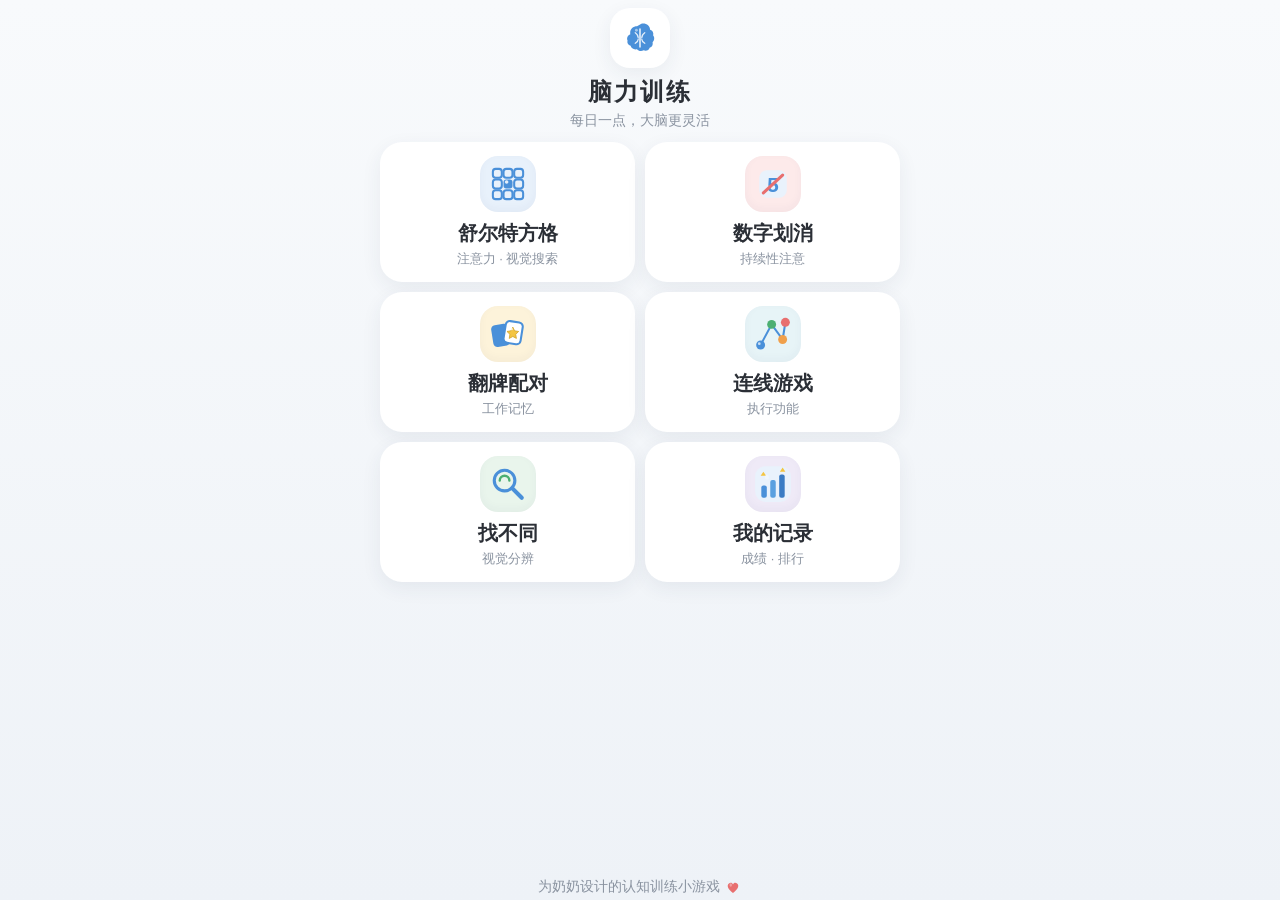
<file: index.html>
<!DOCTYPE html>
<html lang="zh-CN">
<head>
  <meta charset="UTF-8">
  <meta name="viewport" content="width=device-width, initial-scale=1.0, maximum-scale=1.0, user-scalable=no, viewport-fit=cover">
  <meta name="theme-color" content="#f7f8fa">
  <title>脑力训练</title>
  <link rel="manifest" href="manifest.webmanifest">
  <link rel="apple-touch-icon" href="icon/apple-touch-icon.png">
  <link rel="stylesheet" href="css/style.css">
</head>
<body>
  <!-- 首页 - 游戏选择 -->
  <div id="page-home" class="page active">
    <div class="header">
      <div class="header-icon"></div>
      <h1>脑力训练</h1>
      <p class="header-sub">每日一点，大脑更灵活</p>
    </div>

    <div class="game-grid">
      <div class="game-card" data-game="schulte">
        <div class="game-card-icon"></div>
        <div class="game-card-title">舒尔特方格</div>
        <div class="game-card-desc">注意力 · 视觉搜索</div>
      </div>
      <div class="game-card" data-game="cancellation">
        <div class="game-card-icon"></div>
        <div class="game-card-title">数字划消</div>
        <div class="game-card-desc">持续性注意</div>
      </div>
      <div class="game-card" data-game="memory">
        <div class="game-card-icon"></div>
        <div class="game-card-title">翻牌配对</div>
        <div class="game-card-desc">工作记忆</div>
      </div>
      <div class="game-card" data-game="trail">
        <div class="game-card-icon"></div>
        <div class="game-card-title">连线游戏</div>
        <div class="game-card-desc">执行功能</div>
      </div>
      <div class="game-card" data-game="difference">
        <div class="game-card-icon"></div>
        <div class="game-card-title">找不同</div>
        <div class="game-card-desc">视觉分辨</div>
      </div>
      <div class="game-card records-card" id="open-records" data-action="records">
        <div class="game-card-icon records-card-icon"></div>
        <div class="game-card-title">我的记录</div>
        <div class="game-card-desc">成绩 · 排行</div>
      </div>
    </div>

    <div class="home-footer">
      <p class="footer-text">为奶奶设计的认知训练小游戏 <span class="footer-heart"></span></p>
    </div>
  </div>

  <!-- 游戏页面容器 -->
  <div id="page-game" class="page">
    <div class="game-header">
      <button class="back-btn" id="back-btn">← 返回</button>
      <h2 id="game-title">游戏标题</h2>
      <div class="header-spacer"></div>
    </div>

    <!-- 难度选择 -->
    <div id="difficulty-panel" class="panel">
      <h3>选择难度</h3>
      <p class="diff-tip">点一下难度，马上开始</p>
      <div class="difficulty-options">
        <button class="diff-btn" data-diff="easy">简单</button>
        <button class="diff-btn" data-diff="medium">中等</button>
        <button class="diff-btn" data-diff="hard">困难</button>
      </div>

      <!-- 全局设置：显示下一步提示 -->
      <div class="setting-row">
        <div class="setting-info">
          <span class="setting-label">显示下一步提示</span>
          <span class="setting-sub">高亮下一个目标；连续点错时也会提示</span>
        </div>
        <label class="toggle" for="toggle-hint">
          <input type="checkbox" id="toggle-hint">
          <span class="toggle-track"><span class="toggle-thumb"></span></span>
        </label>
      </div>

      <!-- 训练科普面板（难度页下方空位） -->
      <div id="game-science" class="game-science">
        <div class="science-head">
          <span class="science-tag" id="science-tag">训练科普</span>
          <span class="science-trains" id="science-trains"></span>
        </div>
        <div class="science-block">
          <span class="science-label">方案来源</span>
          <p id="science-scientist"></p>
        </div>
        <div class="science-block">
          <span class="science-label">锻炼原理</span>
          <p id="science-principle"></p>
        </div>
        <p class="science-note">温馨提示：以上为日常脑力锻炼的辅助训练，不能替代医学治疗，但每天动一动大脑总是好的。</p>
      </div>
    </div>

    <!-- 游戏信息栏 -->
    <div id="game-info-bar" class="info-bar hidden">
      <div class="info-item">
        <span class="info-label">用时</span>
        <span class="info-value" id="timer">00:00</span>
      </div>
      <div class="info-item">
        <span class="info-label">最佳</span>
        <span class="info-value" id="best-time">--:--</span>
      </div>
      <div class="info-item">
        <span class="info-label">目标</span>
        <span class="info-value" id="target-hint">按顺序点击</span>
      </div>
    </div>

    <!-- 游戏画布区域 -->
    <div id="game-canvas" class="game-canvas"></div>

    <!-- 操作按钮区 -->
    <div id="game-controls" class="game-controls hidden">
      <button class="action-btn secondary" id="restart-btn">重新开始</button>
    </div>
  </div>

  <!-- 完成弹窗 -->
  <div id="complete-modal" class="modal hidden">
    <div class="modal-content">
      <div class="modal-emoji"></div>
      <h3 id="modal-title">太棒了！</h3>
      <p id="modal-message">你完成了本次训练</p>
      <div class="modal-stats">
        <div class="stat-row">
          <span>用时</span>
          <span id="modal-time" class="stat-highlight">00:00</span>
        </div>
        <div class="stat-row">
          <span>最佳记录</span>
          <span id="modal-best">00:00</span>
        </div>
      </div>
      <div class="modal-actions">
        <button class="action-btn secondary" id="modal-retry">再来一次</button>
        <button class="action-btn primary" id="modal-home">返回首页</button>
      </div>
    </div>
  </div>

  <!-- 我的记录（个人排行） -->
  <div id="page-records" class="page">
    <div class="game-header">
      <button class="back-btn" id="records-back">← 返回</button>
      <h2>我的记录</h2>
      <div class="header-spacer"></div>
    </div>

    <div class="records-summary">
      <div class="rec-card">
        <span class="rec-num" id="rec-total">0</span>
        <span class="rec-label">总训练次数</span>
      </div>
      <div class="rec-card">
        <span class="rec-num" id="rec-days">0</span>
        <span class="rec-label">坚持天数</span>
      </div>
    </div>

    <h3 class="records-title">个人最佳</h3>
    <div id="records-best" class="records-best"></div>

    <h3 class="records-title">最近记录</h3>
    <div id="records-list" class="records-list"></div>
    <p class="records-empty" id="records-empty">还没有记录，去玩一局吧！</p>
  </div>

  <script src="js/games/schulte.js"></script>
  <script src="js/games/cancellation.js"></script>
  <script src="js/games/memory.js"></script>
  <script src="js/games/trail.js"></script>
  <script src="js/games/difference.js"></script>
  <script src="js/icons.js"></script>
  <script src="js/science.js"></script>
  <script src="js/lib/sql-wasm.js"></script>
  <script src="js/db.js"></script>
  <script src="js/app.js"></script>
  <script>
    // 注入统一 SVG 图标，替换 emoji（单一图标来源：js/icons.js）
    (function () {
      if (!window.Icons) return;
      var hi = document.querySelector('.header-icon');
      if (hi) hi.innerHTML = window.Icons.brain;
      var me = document.querySelector('.modal-emoji');
      if (me) me.innerHTML = window.Icons.celebrate;
      var fh = document.querySelector('.footer-heart');
      if (fh) fh.innerHTML = window.Icons.heart;
      document.querySelectorAll('.game-card').forEach(function (c) {
        var el = c.querySelector('.game-card-icon');
        if (!el) return;
        if (c.classList.contains('records-card')) {
          if (window.Icons.records) el.innerHTML = window.Icons.records;
          return;
        }
        var g = c.dataset.game;
        if (el && g && window.Icons.home[g]) el.innerHTML = window.Icons.home[g];
      });
    })();
  </script>

  <!-- PWA：仅浏览器环境注册 Service Worker（Capacitor 原生 App 内跳过） -->
  <script>
    if (!window.Capacitor && 'serviceWorker' in navigator) {
      window.addEventListener('load', function () {
        navigator.serviceWorker.register('sw.js').catch(function () {});
        // 新版本 Service Worker 接管后自动重载一次，确保已安装的 PWA 立即拿到最新资源
        var reloaded = false;
        navigator.serviceWorker.addEventListener('controllerchange', function () {
          if (reloaded) return;
          reloaded = true;
          window.location.reload();
        });
      });
    }
  </script>
</body>
</html>
</file>
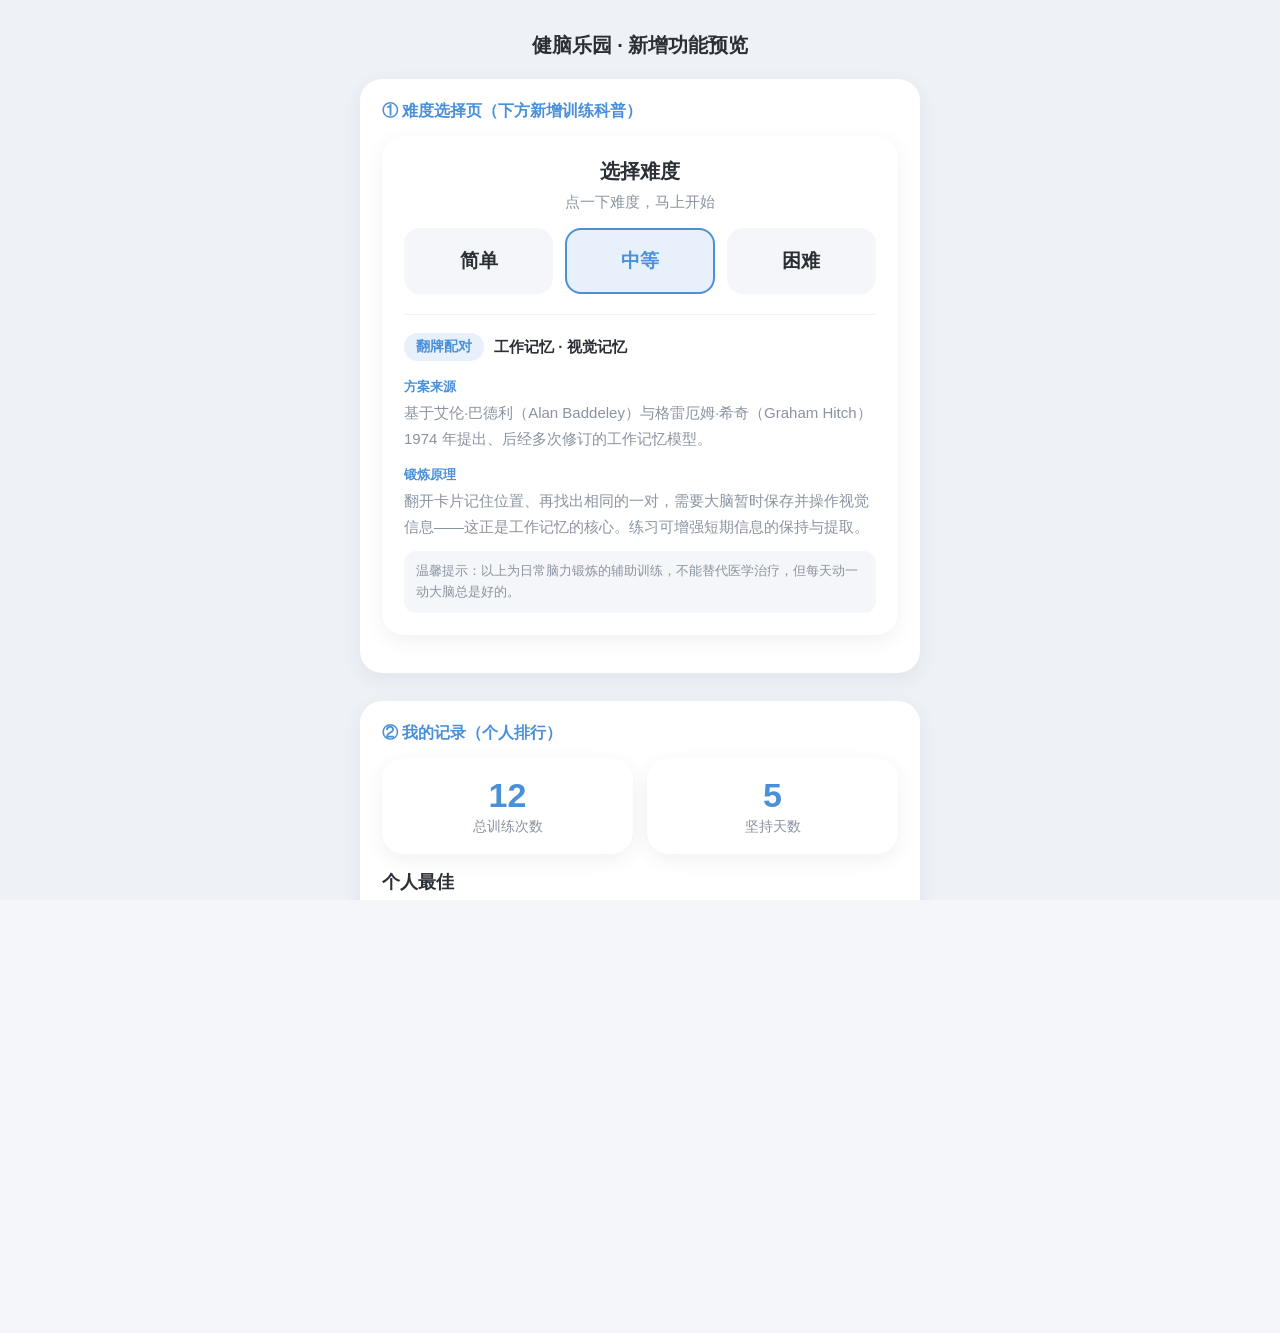
<file: feature-preview.html>
<!DOCTYPE html>
<html lang="zh-CN">
<head>
  <meta charset="UTF-8">
  <meta name="viewport" content="width=device-width, initial-scale=1.0">
  <title>功能预览 · 记录与科普</title>
  <link rel="stylesheet" href="css/style.css">
  <style>
    body { background: #eef2f7; padding: 24px; }
    .preview-wrap { max-width: 560px; margin: 0 auto; }
    .preview-title { text-align: center; font-size: 20px; color: #2b2f36; margin: 8px 0 20px; font-weight: 700; }
    .screen { background: #fff; border-radius: 22px; padding: 22px; box-shadow: 0 6px 20px rgba(40,60,90,.07); margin-bottom: 28px; }
    .screen h4 { margin: 0 0 14px; color: #4a90d9; font-size: 16px; }
    /* 让 preview 内的 .page 类表现得像普通块，便于审阅 */
    .page { display: block !important; height: auto !important; overflow: visible !important; padding: 0 !important; }
    .records-summary, .records-best, .records-list { margin-bottom: 16px; }
    .rec-best-row, .rec-item { font-size: 15px; }
  </style>
</head>
<body>
  <div class="preview-wrap">
    <div class="preview-title">健脑乐园 · 新增功能预览</div>

    <!-- 1) 难度选择页 + 训练科普面板 -->
    <div class="screen">
      <h4>① 难度选择页（下方新增训练科普）</h4>
      <div class="page">
        <div id="difficulty-panel" class="panel">
          <h3>选择难度</h3>
          <p class="diff-tip">点一下难度，马上开始</p>
          <div class="difficulty-options">
            <button class="diff-btn" data-diff="easy">简单</button>
            <button class="diff-btn selected" data-diff="medium">中等</button>
            <button class="diff-btn" data-diff="hard">困难</button>
          </div>
          <div id="game-science" class="game-science">
            <div class="science-head">
              <span class="science-tag" id="science-tag">翻牌配对</span>
              <span class="science-trains" id="science-trains">工作记忆 · 视觉记忆</span>
            </div>
            <div class="science-block">
              <span class="science-label">方案来源</span>
              <p id="science-scientist">基于艾伦·巴德利（Alan Baddeley）与格雷厄姆·希奇（Graham Hitch）1974 年提出、后经多次修订的工作记忆模型。</p>
            </div>
            <div class="science-block">
              <span class="science-label">锻炼原理</span>
              <p id="science-principle">翻开卡片记住位置、再找出相同的一对，需要大脑暂时保存并操作视觉信息——这正是工作记忆的核心。练习可增强短期信息的保持与提取。</p>
            </div>
            <p class="science-note">温馨提示：以上为日常脑力锻炼的辅助训练，不能替代医学治疗，但每天动一动大脑总是好的。</p>
          </div>
        </div>
      </div>
    </div>

    <!-- 2) 我的记录页 -->
    <div class="screen">
      <h4>② 我的记录（个人排行）</h4>
      <div class="page">
        <div class="records-summary">
          <div class="rec-card"><span class="rec-num">12</span><span class="rec-label">总训练次数</span></div>
          <div class="rec-card"><span class="rec-num">5</span><span class="rec-label">坚持天数</span></div>
        </div>
        <h3 class="records-title">个人最佳</h3>
        <div class="records-best">
          <div class="rec-best-row"><span class="rec-best-game">舒尔特方格</span><span class="rec-best-diff">简单</span><span class="rec-best-time">00:08</span></div>
          <div class="rec-best-row"><span class="rec-best-game">翻牌配对</span><span class="rec-best-diff">中等</span><span class="rec-best-time">00:28</span></div>
          <div class="rec-best-row"><span class="rec-best-game">连线游戏</span><span class="rec-best-diff">困难</span><span class="rec-best-time">00:45</span></div>
        </div>
        <h3 class="records-title">最近记录</h3>
        <div class="records-list">
          <div class="rec-item"><span class="rec-item-game">翻牌配对</span><span class="rec-item-diff">中等</span><span class="rec-item-time">00:28</span><span class="rec-item-date">8月13日 11:02</span></div>
          <div class="rec-item"><span class="rec-item-game">舒尔特方格</span><span class="rec-item-diff">简单</span><span class="rec-item-time">00:10</span><span class="rec-item-date">8月13日 10:00</span></div>
          <div class="rec-item"><span class="rec-item-game">连线游戏</span><span class="rec-item-diff">困难</span><span class="rec-item-time">00:45</span><span class="rec-item-date">8月12日 09:30</span></div>
        </div>
      </div>
    </div>

    <p style="text-align:center;color:#8a93a0;font-size:13px;">
      预览使用真实 CSS 与布局；真机数据由本地 SQLite 自动记录。
    </p>
  </div>
</body>
</html>
</file>
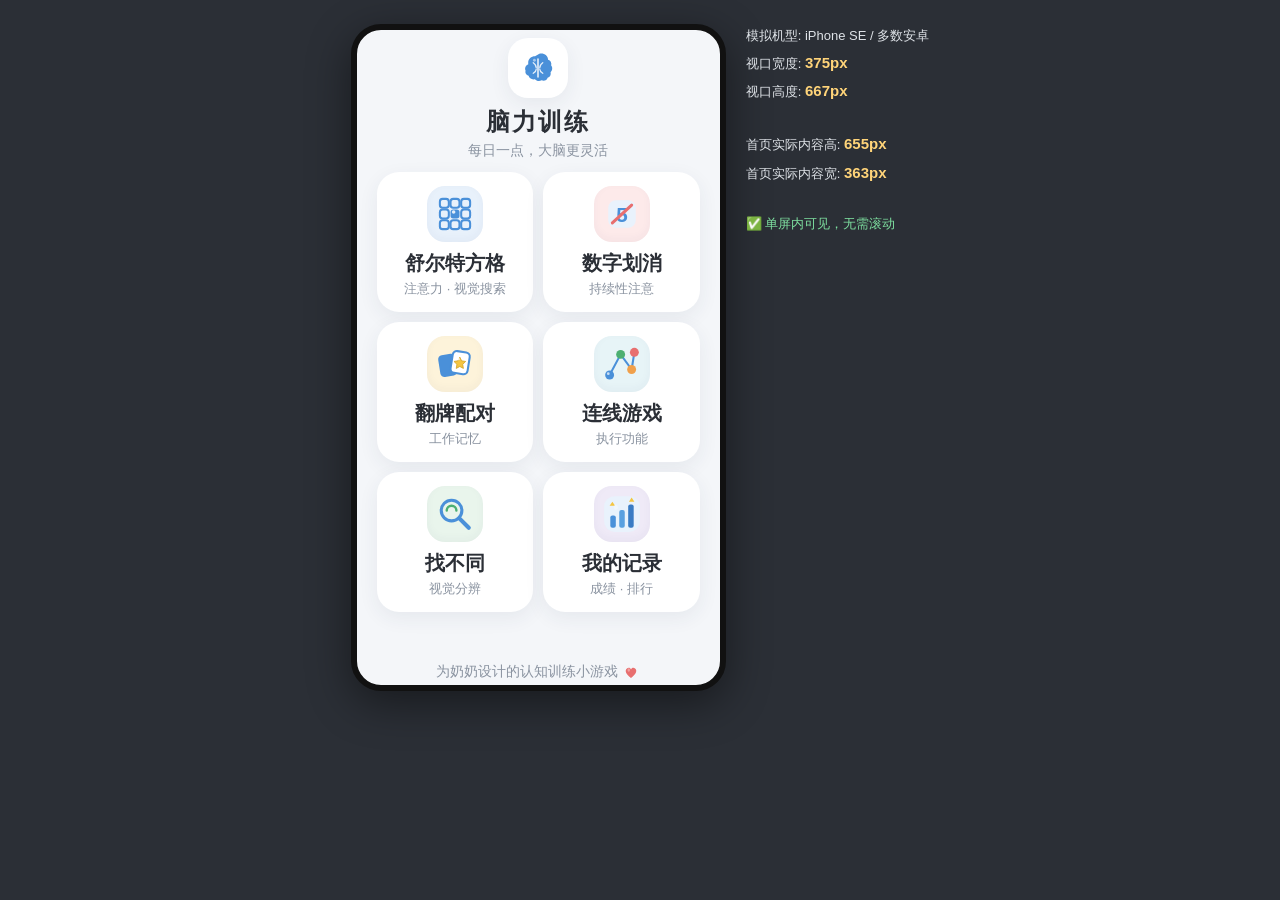
<file: home-preview.html>
<!DOCTYPE html>
<html lang="zh-CN">
<head>
  <meta charset="UTF-8">
  <meta name="viewport" content="width=device-width, initial-scale=1.0">
  <title>首页高度预览</title>
  <link rel="stylesheet" href="css/style.css">
  <style>
    body { margin:0; background:#2b2f36; font-family: sans-serif; display:flex; justify-content:center; align-items:flex-start; padding:24px; gap:20px; }
    .phone {
      width: 375px; height: 667px; background: var(--bg);
      overflow: auto; border-radius: 30px;
      box-shadow: 0 12px 44px rgba(0,0,0,.45);
      border: 6px solid #111;
      flex: 0 0 auto;
    }
    /* 强制首页在预览框内可见 */
    .phone #page-home { display: flex !important; }
    .readout { color:#dfe3e8; font-size:13px; line-height:1.9; align-self:center; max-width: 240px; }
    .readout b { color:#ffd479; font-size:15px; }
    .readout .ok { color:#7ee0a0; }
    .readout .warn { color:#ff9a76; }
  </style>
</head>
<body>
  <div class="phone">
    <div id="page-home" class="page active">
      <div class="header">
        <div class="header-icon"></div>
        <h1>脑力训练</h1>
        <p class="header-sub">每日一点，大脑更灵活</p>
      </div>

      <div class="game-grid">
        <div class="game-card" data-game="schulte">
          <div class="game-card-icon"></div>
          <div class="game-card-title">舒尔特方格</div>
          <div class="game-card-desc">注意力 · 视觉搜索</div>
        </div>
        <div class="game-card" data-game="cancellation">
          <div class="game-card-icon"></div>
          <div class="game-card-title">数字划消</div>
          <div class="game-card-desc">持续性注意</div>
        </div>
        <div class="game-card" data-game="memory">
          <div class="game-card-icon"></div>
          <div class="game-card-title">翻牌配对</div>
          <div class="game-card-desc">工作记忆</div>
        </div>
        <div class="game-card" data-game="trail">
          <div class="game-card-icon"></div>
          <div class="game-card-title">连线游戏</div>
          <div class="game-card-desc">执行功能</div>
        </div>
        <div class="game-card" data-game="difference">
          <div class="game-card-icon"></div>
          <div class="game-card-title">找不同</div>
          <div class="game-card-desc">视觉分辨</div>
        </div>
        <div class="game-card records-card" id="open-records" data-action="records">
          <div class="game-card-icon records-card-icon"></div>
          <div class="game-card-title">我的记录</div>
          <div class="game-card-desc">成绩 · 排行</div>
        </div>
      </div>

      <div class="home-footer">
        <p class="footer-text">为奶奶设计的认知训练小游戏 <span class="footer-heart"></span></p>
      </div>
    </div>
  </div>

  <div class="readout" id="readout"></div>

  <script src="js/icons.js"></script>
  <script>
    (function () {
      if (!window.Icons) return;
      var hi = document.querySelector('.header-icon');
      if (hi) hi.innerHTML = window.Icons.brain;
      var fh = document.querySelector('.footer-heart');
      if (fh) fh.innerHTML = window.Icons.heart;
      document.querySelectorAll('.game-card').forEach(function (c) {
        var el = c.querySelector('.game-card-icon');
        if (!el) return;
        if (c.classList.contains('records-card')) {
          if (window.Icons.records) el.innerHTML = window.Icons.records;
          return;
        }
        var g = c.dataset.game;
        if (el && g && window.Icons.home[g]) el.innerHTML = window.Icons.home[g];
      });
    })();

    var ph = document.getElementById('page-home');
    var VH = 667, VW = 375;
    var contentH = ph.scrollHeight;
    var contentW = ph.scrollWidth;
    var r = document.getElementById('readout');
    var fit = contentH <= VH;
    r.innerHTML =
      '模拟机型: iPhone SE / 多数安卓<br>' +
      '视口宽度: <b>' + VW + 'px</b><br>' +
      '视口高度: <b>' + VH + 'px</b><br><br>' +
      '首页实际内容高: <b>' + contentH + 'px</b><br>' +
      '首页实际内容宽: <b>' + contentW + 'px</b><br><br>' +
      (fit
        ? '<span class="ok">✅ 单屏内可见，无需滚动</span>'
        : '<span class="warn">⚠️ 超出 ' + (contentH - VH) + 'px，需向下滚动</span>');
  </script>
</body>
</html>
</file>
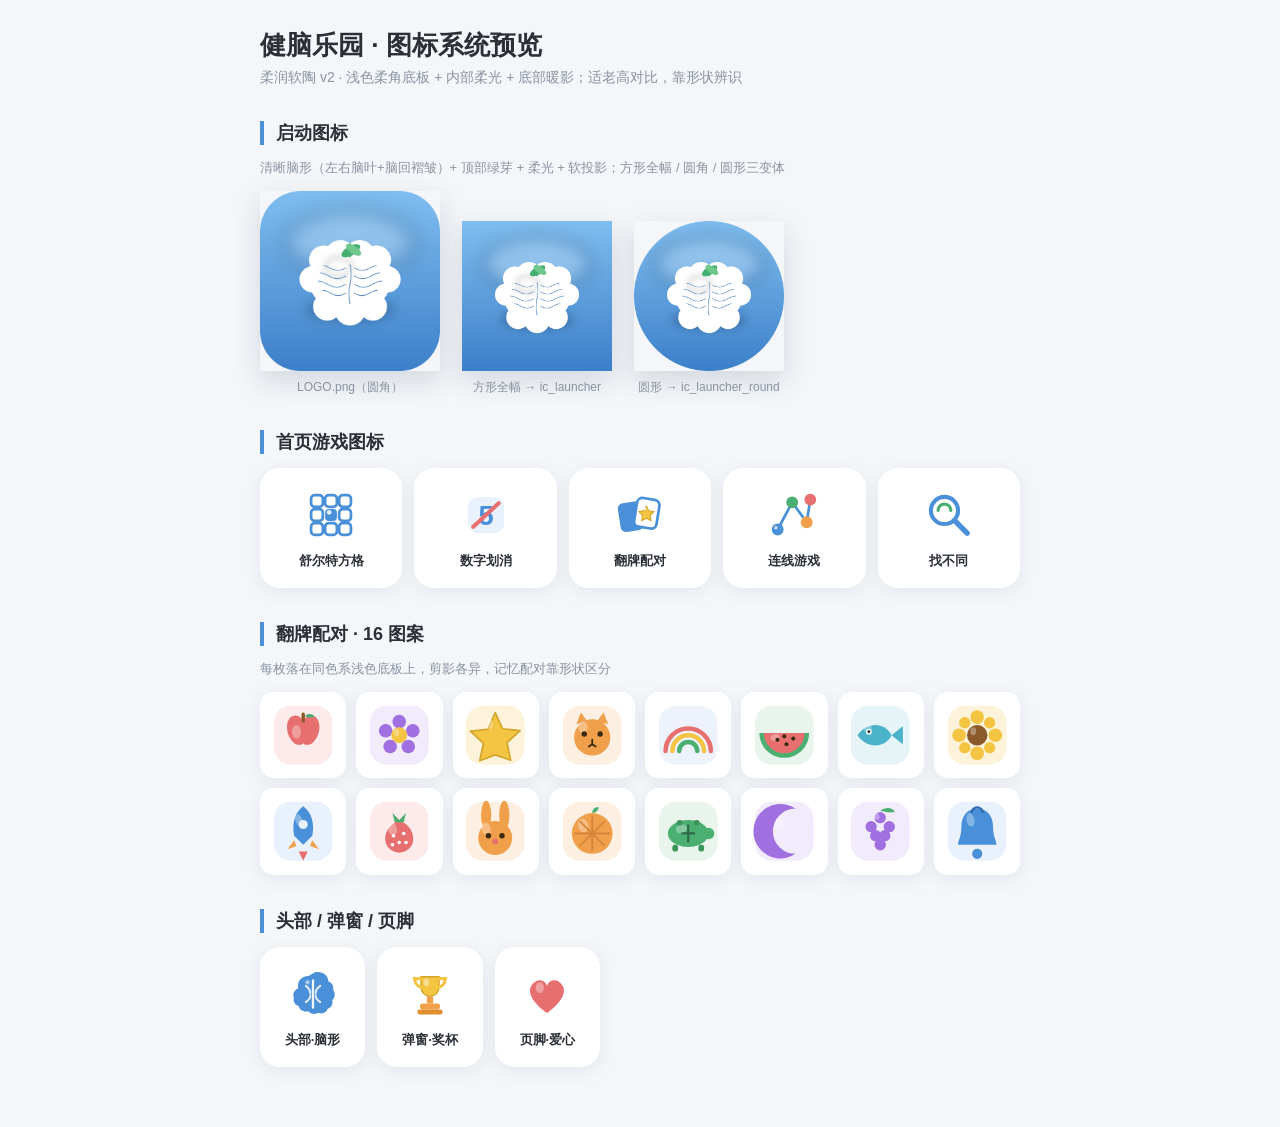
<file: icon-preview.html>
<!DOCTYPE html>
<html lang="zh-CN">
<head>
<meta charset="UTF-8">
<meta name="viewport" content="width=device-width, initial-scale=1.0">
<title>健脑乐园 · 图标系统预览</title>
<style>
  * { margin:0; padding:0; box-sizing:border-box; font-family:"PingFang SC","Microsoft YaHei",sans-serif; }
  body { background:#f4f6f9; color:#2b2f36; padding:28px 18px 60px; }
  .wrap { max-width:760px; margin:0 auto; }
  h1 { font-size:26px; font-weight:700; }
  .sub { color:#8a93a0; font-size:14px; margin:6px 0 24px; }
  h2 { font-size:18px; font-weight:700; margin:34px 0 14px; padding-left:12px; border-left:4px solid #4a90d9; }
  .note { color:#8a93a0; font-size:13px; margin-bottom:14px; }

  /* 启动图标 */
  .logo-row { display:flex; gap:22px; align-items:flex-end; flex-wrap:wrap; }
  .logo-item { text-align:center; }
  .logo-item img { display:block; box-shadow:0 10px 26px rgba(40,60,90,.16); }
  .logo-item .cap { font-size:12px; color:#8a93a0; margin-top:8px; }

  /* 首页卡片 */
  .grid5 { display:grid; grid-template-columns:repeat(5,1fr); gap:12px; }
  .card { background:#fff; border-radius:20px; padding:18px 8px; box-shadow:0 4px 18px rgba(40,60,90,.08);
          display:flex; flex-direction:column; align-items:center; text-align:center; }
  .card .ic { width:58px; height:58px; }
  .card .ic svg { width:100%; height:100%; display:block; }
  .card .t { font-size:13px; font-weight:700; margin-top:8px; }

  /* 16 图案 */
  .grid16 { display:grid; grid-template-columns:repeat(8,1fr); gap:10px; }
  .cell { background:#fff; border-radius:14px; aspect-ratio:1/1; box-shadow:0 4px 18px rgba(40,60,90,.08);
          display:flex; align-items:center; justify-content:center; }
  .cell .g { width:84%; height:84%; }
  .cell .g svg { width:100%; height:100%; display:block; }

  .grid3 { display:grid; grid-template-columns:repeat(3,1fr); gap:12px; max-width:340px; }
  @media (max-width:640px){ .grid5{grid-template-columns:repeat(3,1fr);} .grid16{grid-template-columns:repeat(4,1fr);} }
</style>
</head>
<body>
<div class="wrap">
  <h1>健脑乐园 · 图标系统预览</h1>
  <p class="sub">柔润软陶 v2 · 浅色柔角底板 + 内部柔光 + 底部暖影；适老高对比，靠形状辨识</p>

  <h2>启动图标</h2>
  <p class="note">清晰脑形（左右脑叶+脑回褶皱）+ 顶部绿芽 + 柔光 + 软投影；方形全幅 / 圆角 / 圆形三变体</p>
  <div class="logo-row">
    <div class="logo-item"><img src="icon/LOGO.png" width="180" height="180" alt="rounded"><div class="cap">LOGO.png（圆角）</div></div>
    <div class="logo-item"><img src="icon/LOGO_square.png" width="150" height="150" alt="square"><div class="cap">方形全幅 → ic_launcher</div></div>
    <div class="logo-item"><img src="icon/LOGO_round.png" width="150" height="150" alt="round"><div class="cap">圆形 → ic_launcher_round</div></div>
  </div>

  <h2>首页游戏图标</h2>
  <div class="grid5" id="homeGrid"></div>

  <h2>翻牌配对 · 16 图案</h2>
  <p class="note">每枚落在同色系浅色底板上，剪影各异，记忆配对靠形状区分</p>
  <div class="grid16" id="glyphGrid"></div>

  <h2>头部 / 弹窗 / 页脚</h2>
  <div class="grid3" id="miscGrid"></div>
</div>

<script src="js/icons.js"></script>
<script>
(function(){
  const names = { schulte:'舒尔特方格', cancellation:'数字划消', memory:'翻牌配对', trail:'连线游戏', difference:'找不同' };
  const homeGrid = document.getElementById('homeGrid');
  Object.keys(names).forEach(k=>{
    const el = document.createElement('div'); el.className='card';
    el.innerHTML = `<div class="ic">${window.Icons.home[k]}</div><div class="t">${names[k]}</div>`;
    homeGrid.appendChild(el);
  });
  const glyphGrid = document.getElementById('glyphGrid');
  window.Icons.memorySet.forEach(n=>{
    const el = document.createElement('div'); el.className='cell';
    el.innerHTML = `<div class="g">${window.Icons.memoryGlyph(n)}</div>`;
    glyphGrid.appendChild(el);
  });
  const misc = document.getElementById('miscGrid');
  [['brain','头部·脑形'],['celebrate','弹窗·奖杯'],['heart','页脚·爱心']].forEach(([k,c])=>{
    const el = document.createElement('div'); el.className='card';
    el.innerHTML = `<div class="ic">${window.Icons[k]}</div><div class="t">${c}</div>`;
    misc.appendChild(el);
  });
})();
</script>
</body>
</html>
</file>
<file: css/style.css>
/* ========== 全局基础 ========== */
* {
  margin: 0;
  padding: 0;
  box-sizing: border-box;
  -webkit-tap-highlight-color: transparent;
  -webkit-touch-callout: none;
  user-select: none;
}

:root {
  /* 配色 - 柔和护眼，高对比 */
  --bg: #f4f6f9;
  --card-bg: #ffffff;
  --text-main: #2b2f36;
  --text-sub: #8a93a0;
  --accent: #4a90d9;        /* 主蓝 */
  --accent-deep: #3a76b8;   /* 主蓝加深（渐变/按压） */
  --accent-soft: #e8f1fb;
  --success: #4caf72;
  --success-soft: #e6f5ec;
  --warn: #f0a04b;
  --hint-soft: #fff4e6;
  --line: #eef1f5;
  --shadow: 0 6px 20px rgba(40, 60, 90, 0.07);
  --shadow-press: 0 2px 8px rgba(40, 60, 90, 0.12);
  --radius: 22px;
  --radius-sm: 16px;
}

html, body {
  height: 100%;
  background-color: #f4f6f9;
  background-image: linear-gradient(180deg, #f8fafc 0%, #eef2f7 100%);
  color: var(--text-main);
  font-family: "PingFang SC", "Microsoft YaHei", "Hiragino Sans GB", sans-serif;
  font-size: 18px;
  overflow-x: hidden;
}

#app, body > div {
  height: 100%;
}

.page {
  display: none;
  flex-direction: column;
  height: 100%;
  padding: env(safe-area-inset-top) 20px env(safe-area-inset-bottom) 20px;
  max-width: 560px;
  margin: 0 auto;
}

.page.active {
  display: flex;
}

/* 首页 / 游戏页 / 记录页内容可能较高，允许纵向滚动（避免底部"我的记录"等被截断） */
#page-home,
#page-game,
#page-records {
  overflow-y: auto;
  -webkit-overflow-scrolling: touch;
}

.hidden { display: none !important; }

/* ========== 首页 ========== */
.header {
  text-align: center;
  padding: 8px 0 12px;
}
.header-icon {
  width: 60px;
  height: 60px;
  margin: 0 auto 8px;
  border-radius: 20px;
  background: #ffffff;
  box-shadow: var(--shadow);
  display: flex;
  align-items: center;
  justify-content: center;
}
.header-icon svg {
  width: 38px;
  height: 38px;
  display: block;
}
.header h1 {
  font-size: 24px;
  font-weight: 700;
  letter-spacing: 2px;
}
.header-sub {
  font-size: 14px;
  color: var(--text-sub);
  margin-top: 4px;
}

.game-grid {
  display: grid;
  grid-template-columns: repeat(2, 1fr);
  gap: 10px;
  flex: 1;
  align-content: start;
  padding-bottom: 8px;
}

.game-card {
  background: var(--card-bg);
  border-radius: var(--radius);
  padding: 14px 12px;
  box-shadow: var(--shadow);
  display: flex;
  flex-direction: column;
  align-items: center;
  text-align: center;
  transition: transform 0.12s ease, box-shadow 0.12s ease;
  cursor: pointer;
}
.game-card:active {
  transform: scale(0.96);
  box-shadow: var(--shadow-press);
}
.game-card-icon {
  width: 56px;
  height: 56px;
  margin-bottom: 8px;
  border-radius: 18px;
  background: var(--accent-soft);
  display: flex;
  align-items: center;
  justify-content: center;
  box-shadow: inset 0 -3px 8px rgba(40, 60, 90, 0.04);
}
/* 各游戏主色浅色底板，与翻牌图案底板语言统一 */
.game-grid .game-card:nth-child(1) .game-card-icon { background: #e8f1fb; } /* 舒尔特 蓝 */
.game-grid .game-card:nth-child(2) .game-card-icon { background: #fdeaea; } /* 划消 珊瑚 */
.game-grid .game-card:nth-child(3) .game-card-icon { background: #fdf3da; } /* 翻牌 暖黄 */
.game-grid .game-card:nth-child(4) .game-card-icon { background: #e7f4f7; } /* 连线 湖青 */
.game-grid .game-card:nth-child(5) .game-card-icon { background: #e9f5ec; } /* 找不同 绿 */
.game-grid .game-card:nth-child(6) .game-card-icon { background: #efeaf7; } /* 我的记录 淡紫 */
.game-card-icon svg {
  width: 44px;
  height: 44px;
  display: block;
}
.game-card-title {
  font-size: 20px;
  font-weight: 700;
}
.game-card-desc {
  font-size: 13px;
  color: var(--text-sub);
  margin-top: 3px;
}

.home-footer {
  text-align: center;
  padding: 10px 0 4px;
  color: var(--text-sub);
  font-size: 14px;
}

/* ========== 游戏页头部 ========== */
.game-header {
  display: flex;
  align-items: center;
  padding: 12px 0 18px;
}
.back-btn {
  background: var(--accent-soft);
  color: var(--accent);
  border: none;
  font-size: 17px;
  font-weight: 600;
  padding: 10px 16px;
  border-radius: 14px;
  cursor: pointer;
}
.back-btn:active { transform: scale(0.95); }
.game-header h2 {
  flex: 1;
  text-align: center;
  font-size: 24px;
  font-weight: 700;
}
.header-spacer { width: 70px; }

/* ========== 难度面板 ========== */
.panel {
  background: var(--card-bg);
  border-radius: var(--radius);
  padding: 22px;
  box-shadow: var(--shadow);
  margin-bottom: 16px;
}
.panel h3 {
  font-size: 20px;
  margin-bottom: 8px;
  text-align: center;
}
.diff-tip {
  text-align: center;
  font-size: 15px;
  color: var(--text-sub);
  margin-bottom: 16px;
}
.difficulty-options {
  display: flex;
  gap: 12px;
}
.diff-btn {
  flex: 1;
  background: var(--bg);
  border: 2px solid transparent;
  border-radius: var(--radius-sm);
  padding: 18px 0;
  font-size: 19px;
  font-weight: 600;
  color: var(--text-main);
  cursor: pointer;
  transition: all 0.12s ease;
}
.diff-btn:active { transform: scale(0.96); }
.diff-btn.selected {
  background: var(--accent-soft);
  border-color: var(--accent);
  color: var(--accent);
}

/* ========== 训练科普面板（难度页下方）========== */
.game-science {
  margin-top: 20px;
  padding-top: 18px;
  border-top: 1px solid var(--line);
}
.science-head {
  display: flex;
  align-items: center;
  gap: 10px;
  margin-bottom: 14px;
}
.science-tag {
  background: var(--accent-soft);
  color: var(--accent);
  font-size: 14px;
  font-weight: 700;
  padding: 5px 12px;
  border-radius: 999px;
}
.science-trains {
  font-size: 15px;
  color: var(--text-main);
  font-weight: 600;
}
.science-block {
  margin-bottom: 12px;
}
.science-label {
  display: inline-block;
  font-size: 13px;
  font-weight: 700;
  color: var(--accent);
  margin-bottom: 4px;
}
.science-block p {
  font-size: 15px;
  line-height: 1.7;
  color: var(--text-sub);
}
.science-note {
  font-size: 13px;
  line-height: 1.6;
  color: var(--text-sub);
  background: var(--bg);
  border-radius: 12px;
  padding: 10px 12px;
  margin-top: 4px;
}

/* ========== 首页底部「我的记录」入口 ========== */
.footer-heart svg {
  width: 18px;
  height: 18px;
  display: block;
}
.footer-text {
  display: inline-flex;
  align-items: center;
  gap: 4px;
}

/* ========== 我的记录页 ========== */
.records-summary {
  display: flex;
  gap: 14px;
  margin-bottom: 22px;
}
.rec-card {
  flex: 1;
  background: var(--card-bg);
  border-radius: var(--radius);
  box-shadow: var(--shadow);
  padding: 18px 0;
  text-align: center;
}
.rec-num {
  display: block;
  font-size: 34px;
  font-weight: 800;
  color: var(--accent);
  font-variant-numeric: tabular-nums;
}
.rec-label {
  font-size: 14px;
  color: var(--text-sub);
}
.records-title {
  font-size: 18px;
  margin: 6px 0 12px;
  color: var(--text-main);
}
.records-best {
  background: var(--card-bg);
  border-radius: var(--radius);
  box-shadow: var(--shadow);
  padding: 6px 16px;
  margin-bottom: 22px;
}
.rec-best-row {
  display: flex;
  align-items: center;
  padding: 12px 0;
  border-bottom: 1px solid var(--line);
  font-size: 16px;
}
.rec-best-row:last-child { border-bottom: none; }
.rec-best-game { flex: 1; font-weight: 600; color: var(--text-main); }
.rec-best-diff {
  font-size: 14px;
  color: var(--text-sub);
  background: var(--bg);
  padding: 3px 10px;
  border-radius: 999px;
  margin-right: 10px;
}
.rec-best-time {
  font-weight: 800;
  color: var(--accent);
  font-variant-numeric: tabular-nums;
}
.records-list {
  background: var(--card-bg);
  border-radius: var(--radius);
  box-shadow: var(--shadow);
  padding: 4px 16px;
}
.rec-item {
  display: flex;
  align-items: center;
  padding: 11px 0;
  border-bottom: 1px solid var(--line);
  font-size: 15px;
}
.rec-item:last-child { border-bottom: none; }
.rec-item-game { flex: 1; color: var(--text-main); }
.rec-item-diff {
  font-size: 13px;
  color: var(--text-sub);
  margin-right: 10px;
}
.rec-item-time {
  font-weight: 700;
  color: var(--text-main);
  font-variant-numeric: tabular-nums;
  margin-right: 12px;
  min-width: 52px;
  text-align: right;
}
.rec-item-date { font-size: 13px; color: var(--text-sub); }
.records-empty,
.records-hint {
  text-align: center;
  color: var(--text-sub);
  font-size: 15px;
  padding: 22px 0;
}

/* ========== 信息栏 ========== */
.info-bar {
  display: flex;
  justify-content: space-around;
  background: var(--card-bg);
  border-radius: var(--radius-sm);
  padding: 14px 0;
  box-shadow: var(--shadow);
  margin-bottom: 16px;
}
.info-item {
  display: flex;
  flex-direction: column;
  align-items: center;
}
.info-label {
  font-size: 13px;
  color: var(--text-sub);
}
.info-value {
  font-size: 22px;
  font-weight: 700;
  margin-top: 2px;
  font-variant-numeric: tabular-nums;
}

/* ========== 游戏画布 ========== */
.game-canvas {
  flex: 1;
  display: flex;
  align-items: center;
  justify-content: center;
  min-height: 0;
}

.game-controls {
  display: flex;
  gap: 14px;
  padding: 16px 0 8px;
}
.action-btn {
  flex: 1;
  border: none;
  border-radius: var(--radius-sm);
  padding: 18px 0;
  font-size: 20px;
  font-weight: 700;
  cursor: pointer;
  transition: transform 0.12s ease;
}
.action-btn:active { transform: scale(0.97); }
.action-btn.primary {
  background: linear-gradient(180deg, #5ba1e3 0%, var(--accent) 100%);
  color: #fff;
  box-shadow: 0 8px 20px rgba(74, 144, 217, 0.32);
}
.action-btn.secondary {
  background: var(--bg);
  color: var(--text-main);
}

/* ========== 舒尔特方格 ========== */
.schulte-board {
  display: grid;
  gap: 10px;
  width: 100%;
  max-width: 440px;
  aspect-ratio: 1 / 1;
}
.schulte-cell {
  background: var(--card-bg);
  border-radius: 16px;
  display: flex;
  align-items: center;
  justify-content: center;
  font-size: clamp(28px, 9vw, 48px);
  font-weight: 700;
  color: var(--text-main);
  box-shadow: var(--shadow);
  cursor: pointer;
  transition: transform 0.1s ease, background 0.15s ease;
}
.schulte-cell:active { transform: scale(0.94); }
.schulte-cell.done {
  background: var(--success-soft);
  color: var(--success);
  pointer-events: none;
}
.schulte-cell.current {
  background: var(--accent-soft);
  color: var(--accent);
  box-shadow: 0 0 0 3px var(--accent);
}
.schulte-cell.wrong {
  animation: shake 0.3s;
}
@keyframes shake {
  0%,100% { transform: translateX(0); }
  25% { transform: translateX(-6px); }
  75% { transform: translateX(6px); }
}

/* ========== 数字划消 ========== */
.cancel-wrap {
  display: flex;
  flex-direction: column;
  align-items: center;
  width: 100%;
  max-width: 460px;
}

.cancel-board {
  display: grid;
  gap: 7px;
  width: 100%;
  max-width: 460px;
}
.cancel-cell {
  background: var(--card-bg);
  border-radius: 10px;
  display: flex;
  align-items: center;
  justify-content: center;
  font-size: clamp(20px, 5vw, 30px);
  font-weight: 700;
  aspect-ratio: 1 / 1;
  cursor: pointer;
  box-shadow: var(--shadow);
  transition: all 0.1s ease;
}
.cancel-cell:active { transform: scale(0.92); }
.cancel-cell.marked {
  background: var(--success-soft);
  color: var(--success);
  text-decoration: line-through;
  pointer-events: none;
}
.cancel-target {
  text-align: center;
  font-size: 18px;
  margin-bottom: 12px;
  color: var(--text-sub);
}
.cancel-cell.target-hint {
  background: var(--accent-soft);
  color: var(--accent);
  box-shadow: 0 0 0 2px var(--accent);
}

.cancel-target b {
  color: var(--accent);
  font-size: 24px;
}

/* ========== 翻牌配对 ========== */
.memory-board {
  display: grid;
  gap: 10px;
  width: 100%;
  max-width: 440px;
}
.memory-card {
  aspect-ratio: 1 / 1;
  border-radius: 14px;
  background: var(--accent);
  display: flex;
  align-items: center;
  justify-content: center;
  font-size: clamp(28px, 8vw, 44px);
  cursor: pointer;
  box-shadow: var(--shadow);
  transition: background 0.2s ease;
  position: relative;
}
.memory-card .face {
  position: absolute;
  inset: 0;
  display: flex;
  align-items: center;
  justify-content: center;
  border-radius: 14px;
  transition: opacity 0.2s ease;
}
.memory-card .face-front {
  background: var(--accent);
}
.memory-card .face-front::after {
  content: '?';
  color: #fff;
  font-size: clamp(28px, 8vw, 44px);
  font-weight: 700;
}
.memory-card .face-back {
  background: var(--card-bg);
  opacity: 0;
}
.memory-card .glyph {
  width: 84%;
  height: 84%;
  display: flex;
  align-items: center;
  justify-content: center;
}
.memory-card .glyph svg {
  width: 100%;
  height: 100%;
  display: block;
}
/* 2D 翻牌：用透明度切换正反面，避免部分安卓 WebView 不支持 3D 变换导致背面图案不显示 */
.memory-card.flipped .face-front,
.memory-card.matched .face-front {
  opacity: 0;
}
.memory-card.flipped .face-back,
.memory-card.matched .face-back {
  opacity: 1;
}
.memory-card.matched {
  background: var(--success-soft);
  cursor: default;
}
.memory-card.matched .face-back {
  background: var(--success-soft);
}

/* ========== 连线游戏 ========== */
.trail-wrap {
  position: relative;
  width: 100%;
  max-width: 440px;
  aspect-ratio: 1 / 1;
  background: var(--card-bg);
  border-radius: var(--radius);
  box-shadow: var(--shadow);
}
.trail-canvas {
  position: absolute;
  inset: 0;
  width: 100%;
  height: 100%;
  pointer-events: none;
}
.trail-node {
  position: absolute;
  width: 14%;
  height: 20%;
  transform: translate(-50%, -50%);
  display: flex;
  flex-direction: column;
  align-items: center;
  justify-content: flex-end;   /* 圆点在底部，数字在上方 */
  cursor: pointer;
}
.trail-dot {
  width: 100%;
  aspect-ratio: 1 / 1;
  border-radius: 50%;
  background: var(--accent-soft);
  border: 3px solid transparent;
  transition: all 0.12s ease;
}
.trail-num {
  font-size: clamp(13px, 3.5vw, 20px);
  font-weight: 700;
  color: var(--accent);
  line-height: 1.1;
  margin-bottom: 2px;
  white-space: nowrap;
}
.trail-node.next .trail-dot {
  border-color: var(--accent);
  background: var(--accent);
}
.trail-node.next .trail-num {
  color: var(--accent-deep);
}
.trail-node.done .trail-dot {
  background: var(--success-soft);
  border-color: var(--success);
}
.trail-node.done .trail-num {
  color: var(--success);
}
.trail-node.done {
  pointer-events: none;
}

/* ========== 找不同 ========== */
.diff-wrap {
  display: flex;
  flex-direction: column;
  align-items: center;
  gap: 12px;
  width: 100%;
}
.diff-panels {
  display: flex;
  gap: 10px;
  width: 100%;
  justify-content: center;
}
.diff-panel {
  flex: 1;
  max-width: 220px;
  aspect-ratio: 1 / 1;
  background: var(--card-bg);
  border-radius: 16px;
  box-shadow: var(--shadow);
  position: relative;
  overflow: hidden;
  cursor: pointer;
}
.diff-svg { width: 100%; height: 100%; display: block; }
.diff-found {
  position: absolute;
  width: 13%;
  height: 13%;
  border: 3px solid var(--success);
  border-radius: 50%;
  transform: translate(-50%, -50%);
  pointer-events: none;
}

/* ========== 完成弹窗 ========== */
.modal {
  position: fixed;
  inset: 0;
  background: rgba(30, 40, 55, 0.45);
  display: flex;
  align-items: center;
  justify-content: center;
  z-index: 100;
  padding: 24px;
}
.modal-content {
  background: #fff;
  border-radius: var(--radius);
  padding: 30px 26px;
  text-align: center;
  max-width: 340px;
  width: 100%;
  box-shadow: 0 20px 50px rgba(0,0,0,0.25);
  animation: pop 0.3s ease;
}
@keyframes pop {
  from { transform: scale(0.8); opacity: 0; }
  to { transform: scale(1); opacity: 1; }
}
.modal-emoji {
  width: 96px;
  height: 96px;
  margin: 0 auto 6px;
  border-radius: 50%;
  background: #fdf3da;
  display: flex;
  align-items: center;
  justify-content: center;
}
.modal-emoji svg {
  width: 58px;
  height: 58px;
  display: block;
}
.modal-content h3 { font-size: 26px; margin: 8px 0; }
.modal-content p { color: var(--text-sub); font-size: 16px; }
.modal-stats {
  background: var(--bg);
  border-radius: 14px;
  padding: 14px;
  margin: 18px 0;
}
.stat-row {
  display: flex;
  justify-content: space-between;
  padding: 6px 0;
  font-size: 17px;
}
.stat-highlight { font-weight: 700; color: var(--accent); }
.modal-actions { display: flex; gap: 12px; }

/* ========== 通用提示 ========== */
.toast {
  position: fixed;
  bottom: 80px;
  left: 50%;
  transform: translateX(-50%);
  background: rgba(43, 47, 54, 0.92);
  color: #fff;
  padding: 12px 22px;
  border-radius: 14px;
  font-size: 16px;
  z-index: 200;
  animation: pop 0.2s ease;
}

.start-overlay {
  display: flex;
  flex-direction: column;
  align-items: center;
  gap: 14px;
  text-align: center;
  color: var(--text-sub);
}
.start-overlay .big-emoji { font-size: 64px; }
.start-overlay p { font-size: 17px; line-height: 1.6; }

/* ========== 难度页设置开关 ========== */
.setting-row {
  display: flex;
  align-items: center;
  justify-content: space-between;
  gap: 12px;
  margin: 14px 0 4px;
  padding: 12px 14px;
  background: var(--card-bg);
  border-radius: var(--radius);
  box-shadow: 0 1px 4px rgba(0,0,0,0.04);
}
.setting-info { display: flex; flex-direction: column; gap: 2px; }
.setting-label { font-size: 16px; font-weight: 600; color: var(--text-main); }
.setting-sub { font-size: 12px; color: var(--text-sub); }
.toggle { position: relative; display: inline-block; width: 52px; height: 30px; flex: none; }
.toggle input { position: absolute; inset: 0; width: 100%; height: 100%; margin: 0; opacity: 0; cursor: pointer; }
.toggle-track {
  position: absolute; inset: 0;
  background: #d4d9e0; border-radius: 999px;
  transition: background 0.2s ease;
}
.toggle-thumb {
  position: absolute; top: 3px; left: 3px;
  width: 24px; height: 24px; border-radius: 50%;
  background: #fff; box-shadow: 0 1px 3px rgba(0,0,0,0.25);
  transition: transform 0.2s ease;
}
.toggle input:checked + .toggle-track { background: var(--success); }
.toggle input:checked + .toggle-track .toggle-thumb { transform: translateX(22px); }

/* ========== 连续点错提示（橙色脉冲，区别于蓝色常态高亮） ========== */
.schulte-cell.hint {
  background: var(--hint-soft);
  color: var(--warn);
  box-shadow: 0 0 0 3px var(--warn);
  animation: hintPulse 0.7s ease-in-out 2;
}
.trail-node.hint .trail-dot {
  border-color: var(--warn);
  background: var(--warn);
  animation: hintPulse 0.7s ease-in-out 2;
}
.trail-node.hint .trail-num { color: var(--warn); }
@keyframes hintPulse {
  0%, 100% { transform: scale(1); }
  50% { transform: scale(1.12); }
}

@media (max-height: 680px) {
  .game-card-icon { font-size: 42px; }
  .header-icon { font-size: 38px; }
}
</file>
